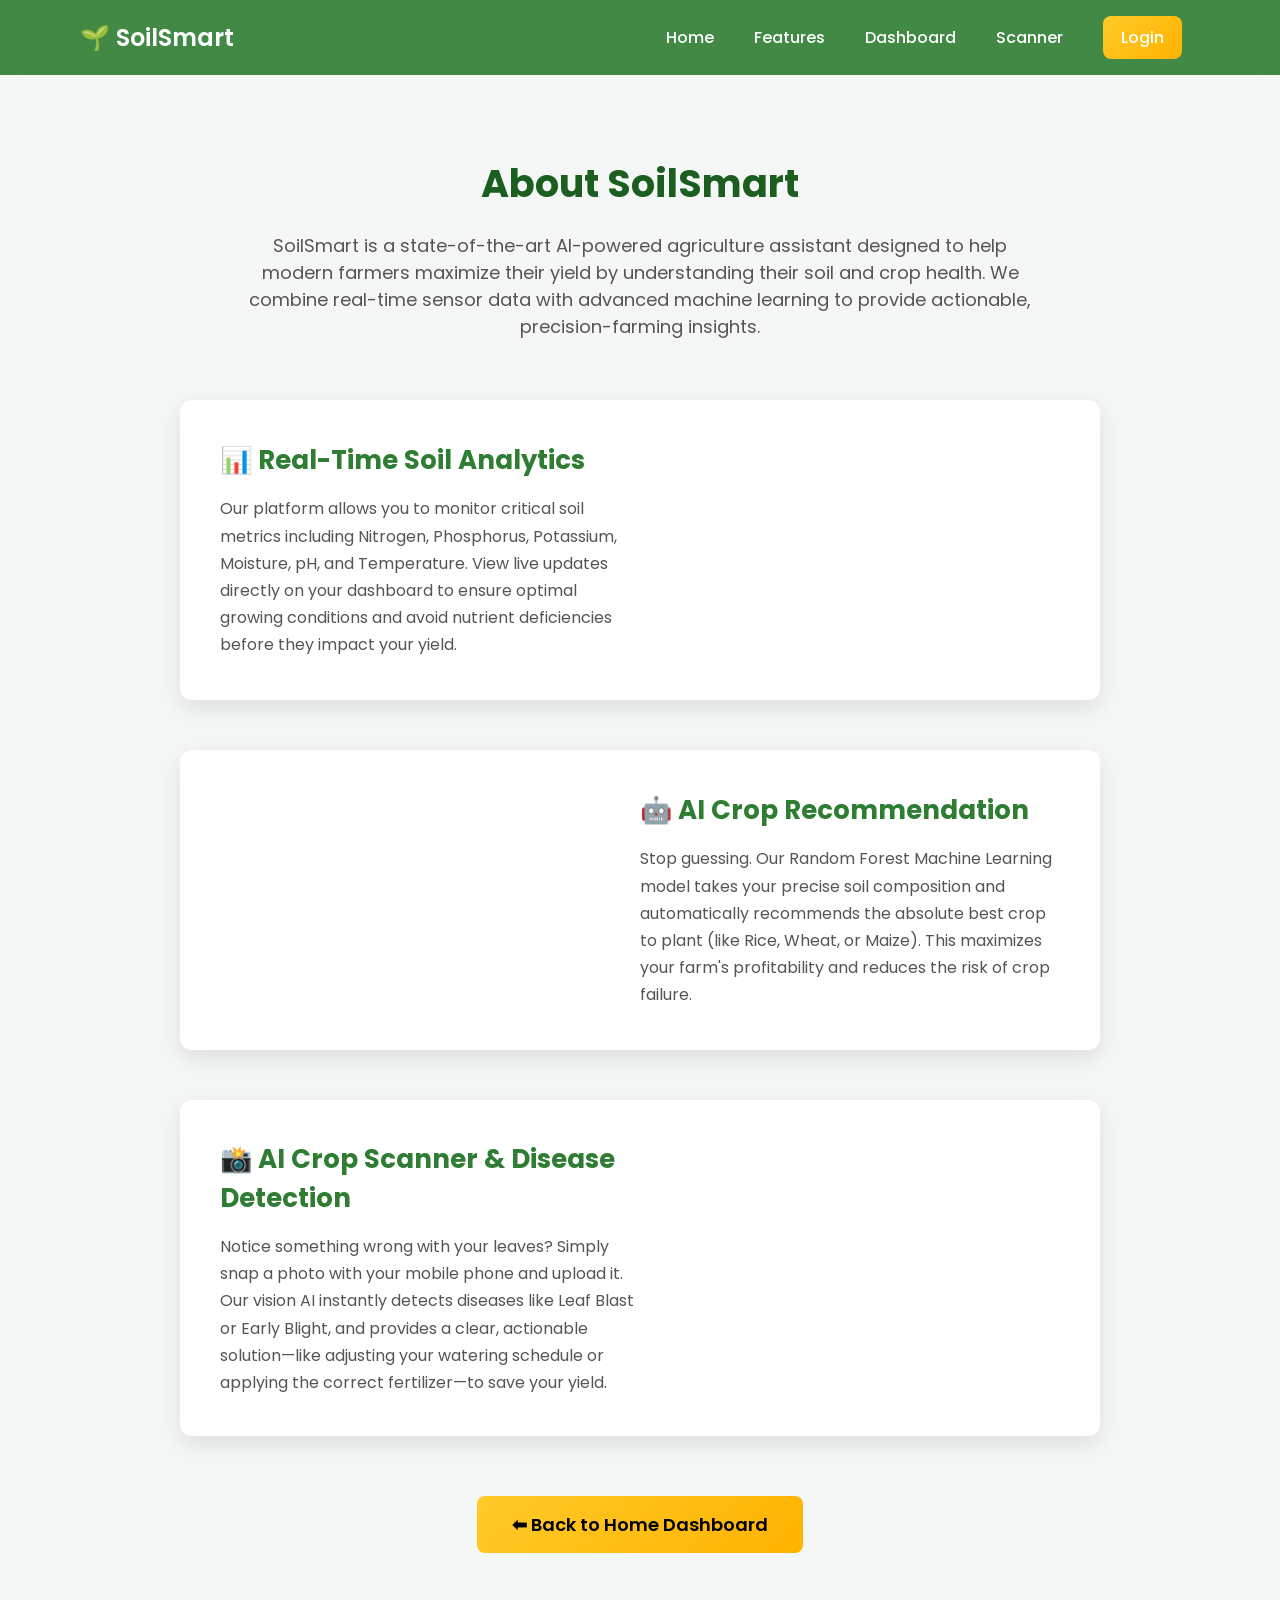
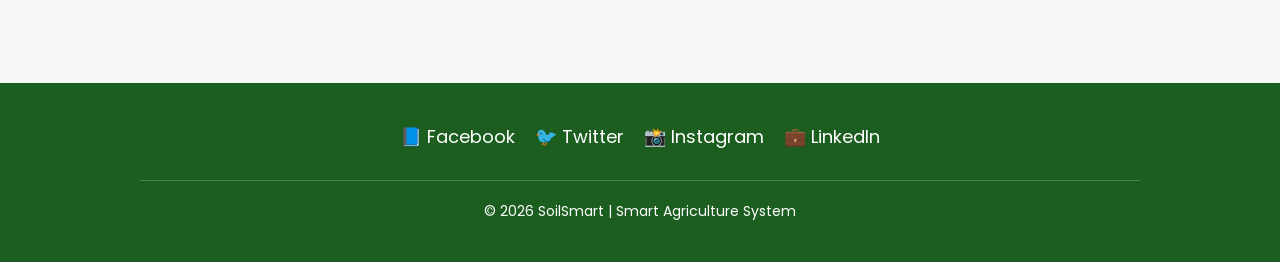
<file: features.html>
<!DOCTYPE html>
<html lang="en">
<head>
    <meta charset="UTF-8">
    <title>SoilSmart - About & Features</title>
    <meta name="viewport" content="width=device-width, initial-scale=1.0">
    <link rel="stylesheet" href="style.css">
    <link href="https://fonts.googleapis.com/css2?family=Poppins:wght@300;400;600&display=swap" rel="stylesheet">
</head>
<body>

<!-- HEADER -->
<header class="header">
    <div class="logo">🌱 SoilSmart</div>
    <nav class="nav">
        <a href="index.html#home">Home</a>
        <a href="features.html">Features</a>
        <a href="index.html#dashboard">Dashboard</a>
        <a href="index.html#scanner">Scanner</a>
        <a href="#" class="btn">Login</a>
    </nav>
</header>

<!-- FEATURES CONTENT -->
<section style="padding: 80px 40px; max-width: 1000px; margin: 0 auto; text-align: left;">
    <h1 style="color: #1b5e20; margin-bottom: 20px; font-size: 38px; text-align: center;">About SoilSmart</h1>
    <p style="font-size: 18px; color: #555; text-align: center; margin-bottom: 60px; max-width: 800px; margin-left: auto; margin-right: auto;">
        SoilSmart is a state-of-the-art AI-powered agriculture assistant designed to help modern farmers maximize their yield by understanding their soil and crop health. 
        We combine real-time sensor data with advanced machine learning to provide actionable, precision-farming insights.
    </p>

    <div style="display: flex; flex-direction: column; gap: 50px;">
        
        <!-- Feature 1 -->
        <div style="background: white; border-radius: 12px; box-shadow: 0 8px 25px rgba(0,0,0,0.1); display: flex; overflow: hidden; align-items: center; flex-wrap: wrap;">
            <div style="flex: 1; padding: 40px; min-width: 300px;">
                <h3 style="color: #2e7d32; margin-bottom: 15px; font-size: 26px;">📊 Real-Time Soil Analytics</h3>
                <p style="color: #555; line-height: 1.7; font-size: 16px;">Our platform allows you to monitor critical soil metrics including Nitrogen, Phosphorus, Potassium, Moisture, pH, and Temperature. View live updates directly on your dashboard to ensure optimal growing conditions and avoid nutrient deficiencies before they impact your yield.</p>
            </div>
            <div style="flex: 1; height: 300px; min-width: 300px; background: url('https://images.unsplash.com/photo-1592982537447-6f2a6a0a8115?w=800&q=80') no-repeat center/cover;"></div>
        </div>

        <!-- Feature 2 -->
        <div style="background: white; border-radius: 12px; box-shadow: 0 8px 25px rgba(0,0,0,0.1); display: flex; flex-direction: row-reverse; overflow: hidden; align-items: center; flex-wrap: wrap;">
            <div style="flex: 1; padding: 40px; min-width: 300px;">
                <h3 style="color: #2e7d32; margin-bottom: 15px; font-size: 26px;">🤖 AI Crop Recommendation</h3>
                <p style="color: #555; line-height: 1.7; font-size: 16px;">Stop guessing. Our Random Forest Machine Learning model takes your precise soil composition and automatically recommends the absolute best crop to plant (like Rice, Wheat, or Maize). This maximizes your farm's profitability and reduces the risk of crop failure.</p>
            </div>
            <div style="flex: 1; height: 300px; min-width: 300px; background: url('https://images.unsplash.com/photo-1500382017468-9049fed747ef?w=800&q=80') no-repeat center/cover;"></div>
        </div>

        <!-- Feature 3 -->
        <div style="background: white; border-radius: 12px; box-shadow: 0 8px 25px rgba(0,0,0,0.1); display: flex; overflow: hidden; align-items: center; flex-wrap: wrap;">
            <div style="flex: 1; padding: 40px; min-width: 300px;">
                <h3 style="color: #2e7d32; margin-bottom: 15px; font-size: 26px;">📸 AI Crop Scanner & Disease Detection</h3>
                <p style="color: #555; line-height: 1.7; font-size: 16px;">Notice something wrong with your leaves? Simply snap a photo with your mobile phone and upload it. Our vision AI instantly detects diseases like Leaf Blast or Early Blight, and provides a clear, actionable solution—like adjusting your watering schedule or applying the correct fertilizer—to save your yield.</p>
            </div>
            <div style="flex: 1; height: 300px; min-width: 300px; background: url('https://images.unsplash.com/photo-1592841200221-a6898f307baa?w=800&q=80') no-repeat center/cover;"></div>
        </div>

    </div>

    <div style="text-align: center; margin-top: 60px;">
        <a href="index.html" class="btn" style="padding: 15px 35px; font-size: 18px; text-decoration: none; display: inline-block;">⬅ Back to Home Dashboard</a>
    </div>
</section>

<!-- FOOTER -->
<footer class="footer" style="padding: 40px 20px; background: #1b5e20; color: white; text-align: center; margin-top: 50px;">
    <div class="footer-container" style="max-width: 1000px; margin: 0 auto; display: flex; flex-direction: column; gap: 30px; align-items: center;">
        <div class="social-links" style="display: flex; gap: 20px;">
            <a href="#" style="color: white; text-decoration: none; font-size: 18px; transition: 0.3s;" onmouseover="this.style.color='#ffca28'" onmouseout="this.style.color='white'">📘 Facebook</a>
            <a href="#" style="color: white; text-decoration: none; font-size: 18px; transition: 0.3s;" onmouseover="this.style.color='#ffca28'" onmouseout="this.style.color='white'">🐦 Twitter</a>
            <a href="#" style="color: white; text-decoration: none; font-size: 18px; transition: 0.3s;" onmouseover="this.style.color='#ffca28'" onmouseout="this.style.color='white'">📸 Instagram</a>
            <a href="#" style="color: white; text-decoration: none; font-size: 18px; transition: 0.3s;" onmouseover="this.style.color='#ffca28'" onmouseout="this.style.color='white'">💼 LinkedIn</a>
        </div>
        <div style="border-top: 1px solid rgba(255,255,255,0.2); padding-top: 20px; width: 100%;">
            <p>© 2026 SoilSmart | Smart Agriculture System</p>
        </div>
    </div>
</footer>

</body>
</html>
</file>
<file: style.css>
/* ===== RESET ===== */
* {
    margin: 0;
    padding: 0;
    box-sizing: border-box;
}

html {
    scroll-behavior: smooth;
    scroll-padding-top: 80px;
    /* Offset for the sticky header */
}

body {
    font-family: 'Poppins', sans-serif;
    background: #f4f7f6;
    color: #333;
}

/* ===== HEADER ===== */
.header {
    display: flex;
    justify-content: space-between;
    align-items: center;
    padding: 20px 80px;
    background: rgba(46, 125, 50, 0.9);
    backdrop-filter: blur(10px);
    position: sticky;
    top: 0;
    z-index: 1000;
}

.logo {
    font-size: 24px;
    font-weight: 600;
    color: #fff;
}

.nav a {
    margin: 0 18px;
    text-decoration: none;
    color: #fff;
    font-weight: 500;
    position: relative;
}

/* Underline animation */
.nav a::after {
    content: "";
    position: absolute;
    width: 0%;
    height: 2px;
    background: #ffca28;
    left: 0;
    bottom: -5px;
    transition: 0.3s;
}

.nav a:hover::after {
    width: 100%;
}

/* BUTTON */
.btn {
    background: linear-gradient(135deg, #ffca28, #ffb300);
    padding: 10px 18px;
    border-radius: 8px;
    color: black;
    font-weight: 600;
    transition: 0.3s;
    text-decoration: none;
}

.btn:hover {
    transform: translateY(-2px);
    box-shadow: 0 5px 15px rgba(0, 0, 0, 0.2);
}

/* ===== HERO ===== */
.hero {
    height: 95vh;
    background: linear-gradient(rgba(0, 0, 0, 0.6), rgba(0, 0, 0, 0.6)),
        url('https://images.unsplash.com/photo-1501004318641-b39e6451bec6') no-repeat center/cover;

    display: flex;
    align-items: center;
    justify-content: center;
    text-align: center;
    padding: 20px;
}

.hero-content {
    max-width: 700px;
    color: white;
}

.hero h1 {
    font-size: 48px;
    margin-bottom: 20px;
    line-height: 1.2;
}

.hero p {
    font-size: 18px;
    margin-bottom: 25px;
    opacity: 0.9;
}

/* ===== FEATURES ===== */
.features {
    padding: 80px 60px;
    text-align: center;
}

.features h2 {
    font-size: 32px;
    margin-bottom: 50px;
}

.feature-container {
    display: flex;
    justify-content: center;
    gap: 25px;
    flex-wrap: wrap;
}

.card {
    background: white;
    padding: 30px;
    width: 260px;
    border-radius: 15px;
    box-shadow: 0 10px 25px rgba(0, 0, 0, 0.08);
    transition: 0.3s;
    position: relative;
    overflow: hidden;
}

/* Gradient border effect */
.card::before {
    content: "";
    position: absolute;
    width: 100%;
    height: 4px;
    background: linear-gradient(to right, #2e7d32, #66bb6a);
    top: 0;
    left: 0;
}

.card:hover {
    transform: translateY(-8px);
    box-shadow: 0 20px 40px rgba(0, 0, 0, 0.15);
}

.card h3 {
    margin-bottom: 15px;
}

/* ===== DATA SECTION ===== */
.data {
    background: linear-gradient(135deg, #e8f5e9, #f1f8e9);
    padding: 80px 40px;
    text-align: center;
}

.data h2 {
    margin-bottom: 40px;
    font-size: 30px;
}

.data-container {
    display: flex;
    justify-content: center;
    gap: 25px;
    flex-wrap: wrap;
}

.data-card {
    background: white;
    padding: 25px;
    width: 220px;
    border-radius: 12px;
    font-weight: 600;
    box-shadow: 0 8px 20px rgba(0, 0, 0, 0.08);
    transition: 0.3s;
}

.data-card:hover {
    transform: scale(1.05);
}

.highlight {
    background: linear-gradient(135deg, #a5d6a7, #66bb6a);
    color: #1b5e20;
}

/* ===== FOOTER ===== */
.footer {
    background: #1b5e20;
    color: white;
    text-align: center;
    padding: 25px;
    font-size: 14px;
}

/* ===== RESPONSIVE ===== */
@media(max-width: 768px) {
    .header {
        flex-direction: column;
        padding: 15px;
    }

    .nav {
        margin-top: 10px;
    }

    .hero h1 {
        font-size: 32px;
    }

    .features {
        padding: 50px 20px;
    }
}
</file>
